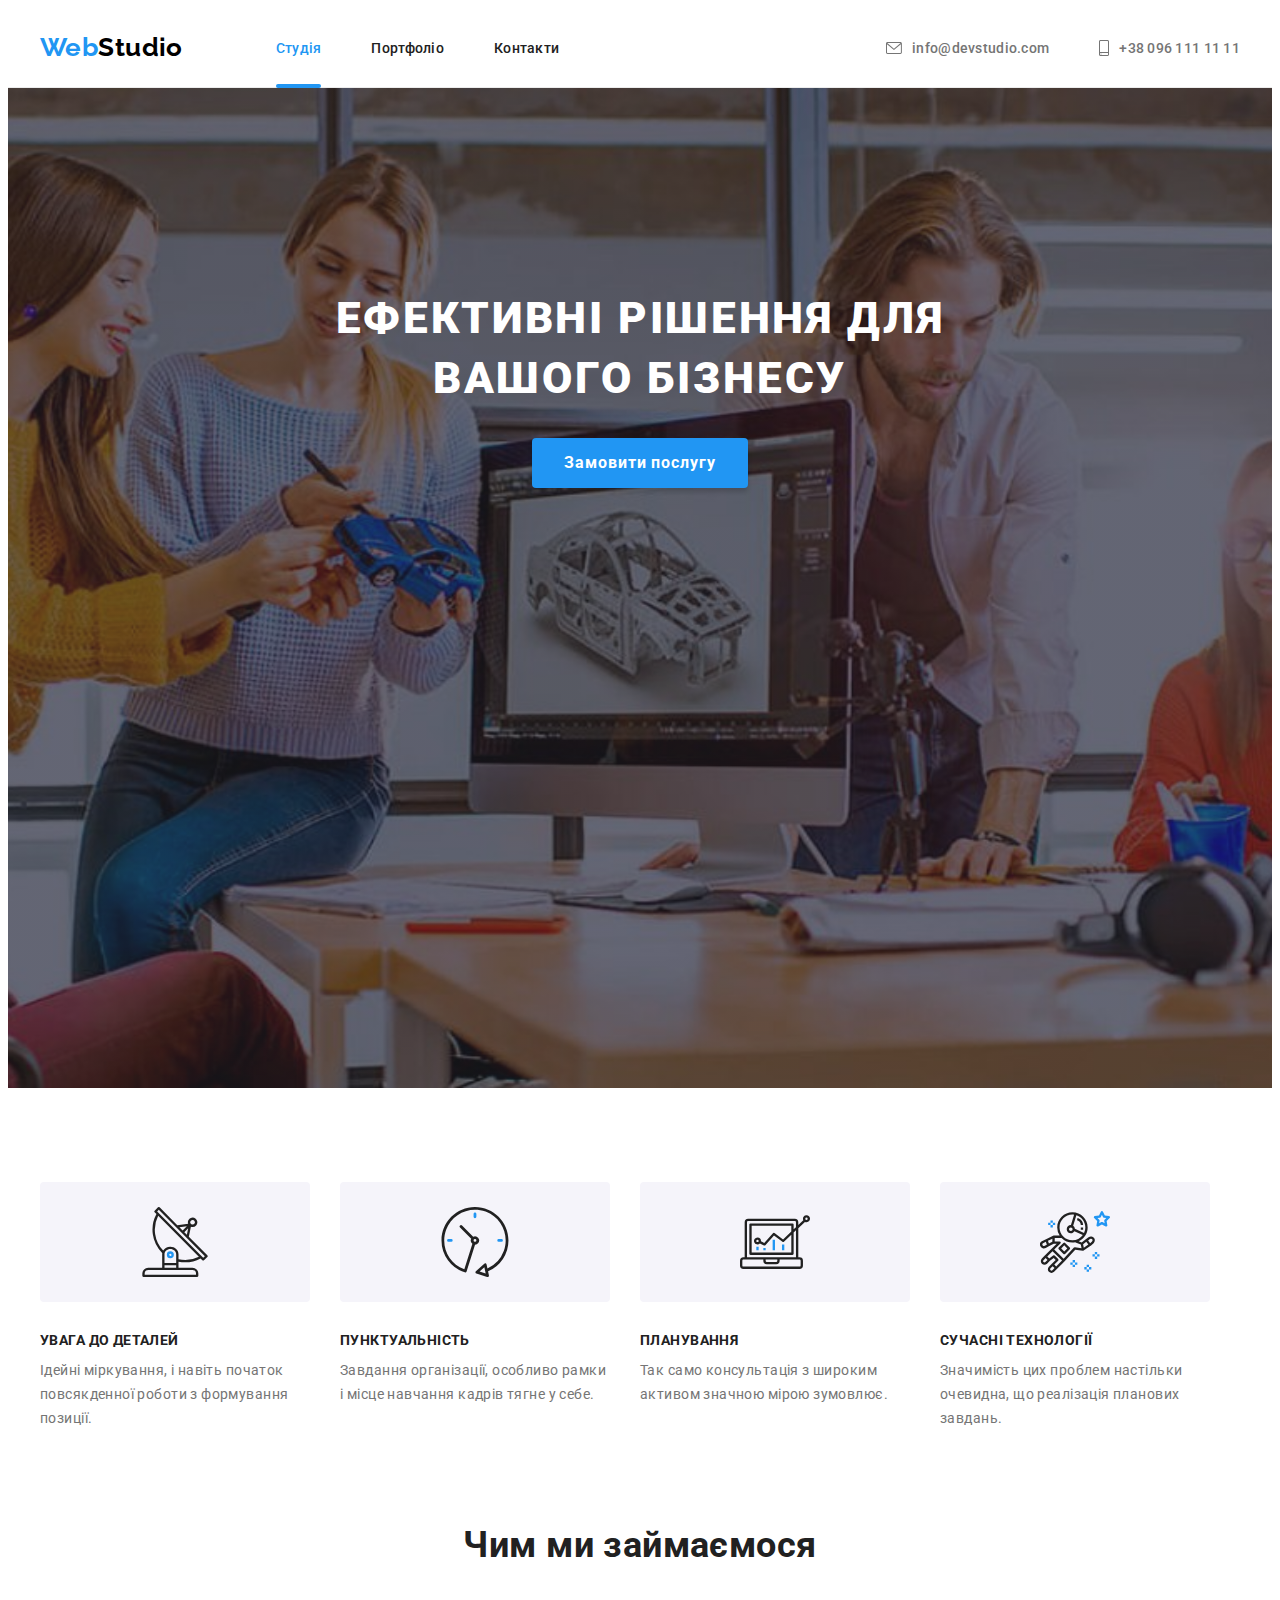
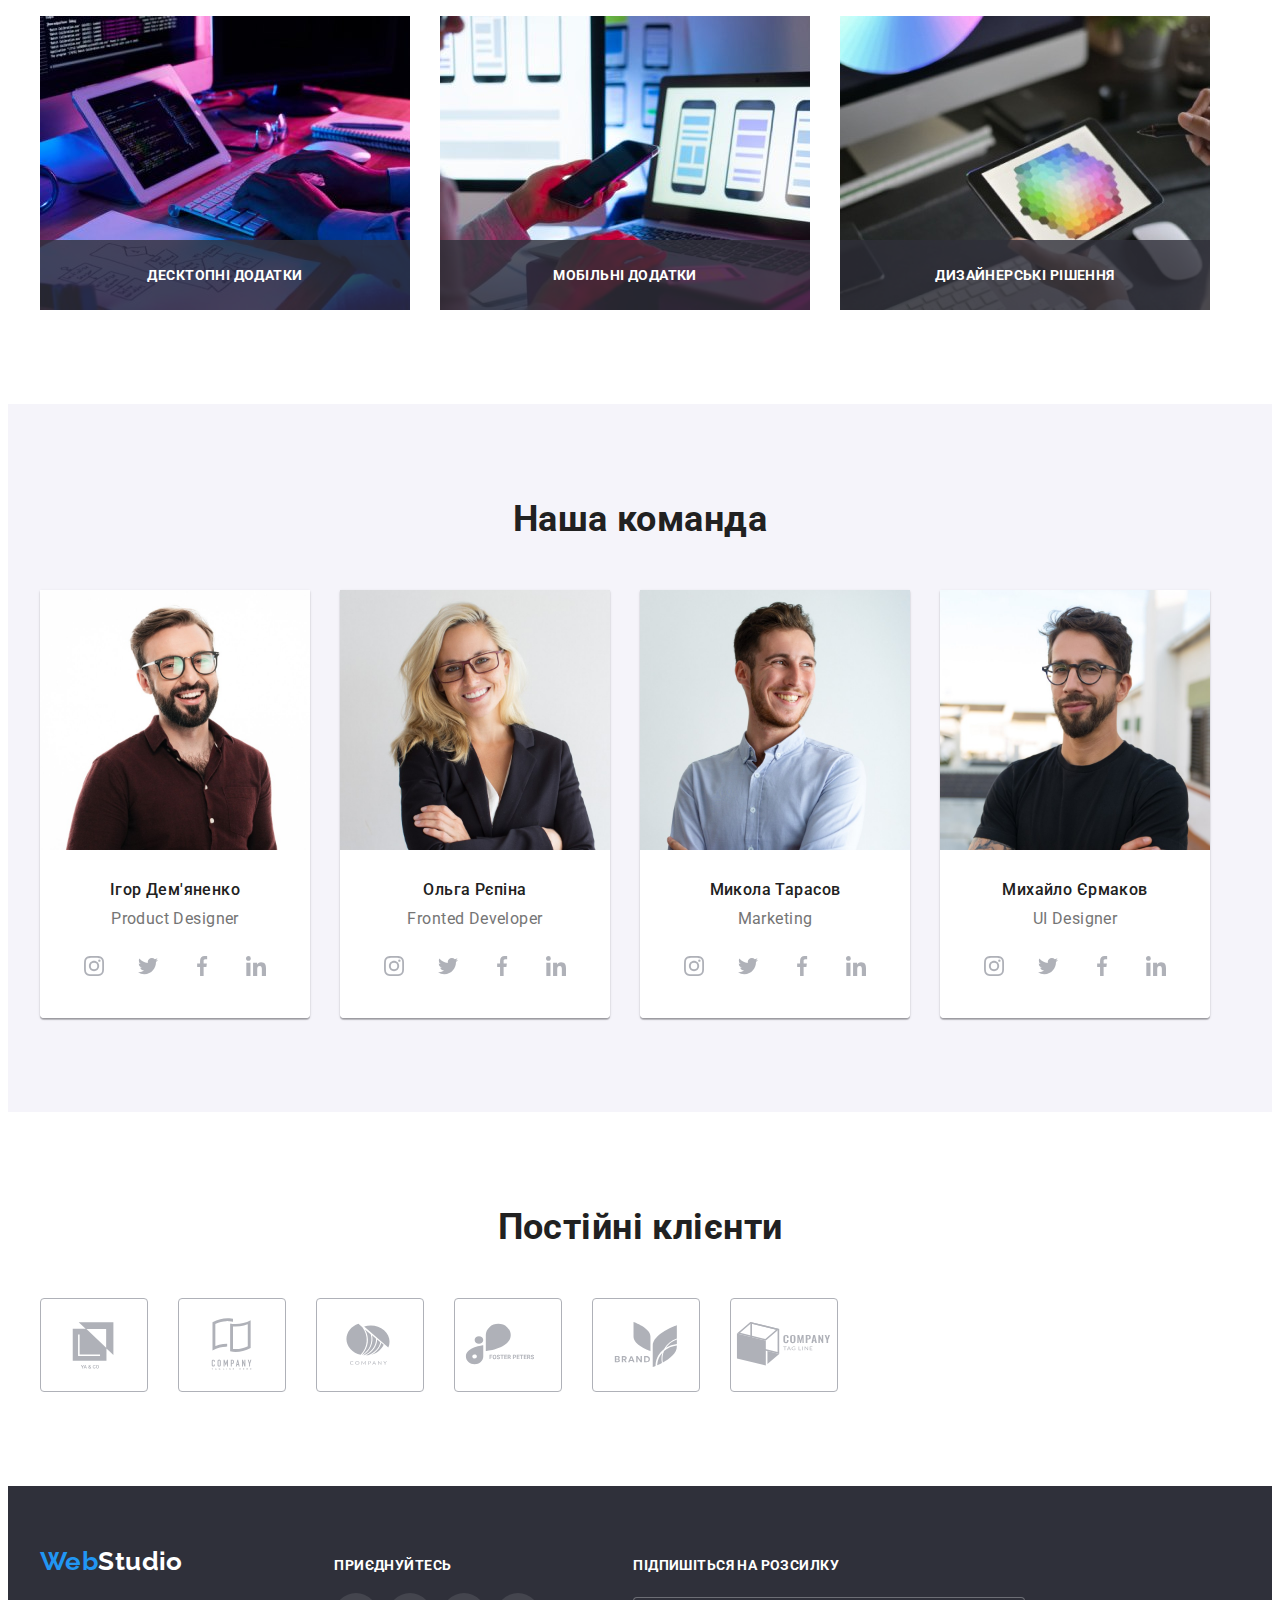
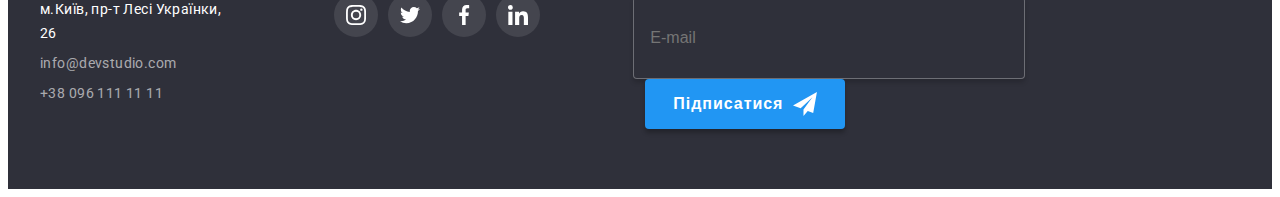
<file: index.html>
<!DOCTYPE html>
<html lang="uk">
  <head>
    <meta charset="UTF-8" />
    <meta http-equiv="X-UA-Compatible" content="IE=edge" />
    <meta name="viewport" content="width=device-width, initial-scale=1.0" />
    <title>Студія</title>
    <!--Fonts-->
    <link rel="preconnect" href="https://fonts.googleapis.com" />
    <link rel="preconnect" href="https://fonts.gstatic.com" crossorigin />
    <link
      href="https://fonts.googleapis.com/css2?family=Raleway:wght@700&family=Roboto:wght@400;500;700;900&display=swap"
      rel="stylesheet"
    />
    <!-- Нормализатор-->
    <link
      rel="stylesheet"
      href="https://cdnjs.cloudflare.com/ajax/libs/modern-normalize/1.1.0/modern-normalize.min.css"
      integrity="sha512-wpPYUAdjBVSE4KJnH1VR1HeZfpl1ub8YT/NKx4PuQ5NmX2tKuGu6U/JRp5y+Y8XG2tV+wKQpNHVUX03MfMFn9Q=="
      crossorigin="anonymous"
      referrerpolicy="no-referrer"
    />
    <!--Styles-->
    <link rel="stylesheet" href="./css/styles.css" />
  </head>
  <body class="page">
    <!--Header-->
    <header class="header">
      <div class="container header-container">
        <a href="./index.html" class="logo-link"><span class="accent">Web</span>Studio</a>
        <nav>
          <ul class="nav-list">
            <li class="nav-item">
              <a href="./index.html" class="menu-link link current">Cтудія</a>
            </li>
            <li class="nav-item">
              <a href="./portfolio.html" class="menu-link link">Портфоліо</a>
            </li>
            <li class="nav-item"><a href="" class="menu-link link">Контакти</a></li>
          </ul>
        </nav>
        <ul class="header-contacts">
          <li class="header-item">
            <a class="header-link" href="mailto:info@devstudio.com">
              <svg class="header-svg" width="16" height="12">
                <use href="./images/icons.svg#mail"></use>
              </svg>
              info@devstudio.com
            </a>
          </li>
          <li class="header-item">
            <a class="header-link" href="tel:+380961111111"
              ><svg class="header-svg" width="10" height="16">
                <use href="./images/icons.svg#smartphone"></use>
              </svg>
              +38 096 111 11 11
            </a>
          </li>
        </ul>
      </div>
    </header>
    <main>
      <!--Hero-->
      <section class="hero">
        <div class="container hero-container">
          <h1 class="hero-title">Ефективні рішення для вашого бізнесу</h1>
          <button type="button" class="hero-btn" data-modal-open>Замовити послугу</button>
          <div class="hero-backdrop is-hidden" data-modal>
            <div class="hero-modal">
              <button class="btn-close" type="button" data-modal-close>
                <svg class="modal-close" width="11" height="11">
                  <use href="./images/icons.svg#vector"></use>
                </svg>
              </button>
              <p class="modal-title">Залиште свої дані, ми вам передзвонимо</p>
              <form class="modal-form">
                <div class="modal-field">
                  <label for="user-name" class="input-label"> <span>Ім'я</span></label>
                  <div class="input-wrap">
                    <input
                      type="text"
                      name="user-name"
                      class="modal-input"
                      id="user-name"
                      required
                    />
                    <svg class="modal-input-icon" width="18" height="18">
                      <use href="./images/icons.svg#person"></use>
                    </svg>
                  </div>
                </div>
                <div class="modal-field">
                  <label for="user-tel" class="input-label">
                    <span>Телефон</span>
                  </label>
                  <div class="input-wrap">
                    <input type="text" name="user-tel" class="modal-input" id="user-tel" required />
                    <svg class="modal-input-icon" width="18" height="18">
                      <use href="./images/icons.svg#phone"></use>
                    </svg>
                  </div>
                </div>
                <div class="modal-field">
                  <label for="user-email" class="input-label"> <span>Пошта</span></label>
                  <div class="input-wrap">
                    <input type="text" name="user-email" class="modal-input" id="user-email" />
                    <svg class="modal-input-icon" width="18" height="18">
                      <use href="./images/icons.svg#email"></use>
                    </svg>
                  </div>
                </div>
                <div class="field-comment">
                  <label for="user-comment" class="input-label">
                    <span>Коментар</span>
                  </label>
                  <textarea
                    name="user-comment"
                    class="modal-comment"
                    id="user-comment"
                    placeholder="Введіть текст"
                  ></textarea>
                </div>
                <div class="modal-agree">
                  <input
                    type="checkbox"
                    name="privacy"
                    id="privacy"
                    class="input-check visually-hidden"
                  />
                  <label class="check-text" for="privacy">
                    <span
                      ><svg class="icon-check" width="16" height="15">
                        <use href="./images/icons.svg#check"></use>
                      </svg>
                    </span>
                    Погоджуюся з розсилкою та приймаю
                    <a href=" " class="link-agree">Умови договору</a></label
                  >
                </div>
                <button type="submit" class="btn-modal">Відправити</button>
              </form>
            </div>
          </div>
        </div>
      </section>
      <!--Особливості-->
      <section class="feature section">
        <div class="container feature-container">
          <h2 class="visually-hidden" lang="en">Feature</h2>
          <ul class="feature-list">
            <li class="feature-item">
              <div class="feature-group">
                <svg class="feature-icon">
                  <use href="./images/icons.svg#antenna"></use>
                </svg>
              </div>
              <h3 class="feature-title">Увага до деталей</h3>
              <p class="feature-text">
                Ідейні міркування, і навіть початок повсякденної роботи з формування позиції.
              </p>
            </li>
            <li class="feature-item">
              <div class="feature-group">
                <svg class="feature-icon">
                  <use href="./images/icons.svg#clock"></use>
                </svg>
              </div>
              <h3 class="feature-title">Пунктуальність</h3>
              <p class="feature-text">
                Завдання організації, особливо рамки і місце навчання кадрів тягне у себе.
              </p>
            </li>
            <li class="feature-item">
              <div class="feature-group">
                <svg class="feature-icon">
                  <use href="./images/icons.svg#diagram"></use>
                </svg>
              </div>
              <h3 class="feature-title">Планування</h3>
              <p class="feature-text">
                Так само консультація з широким активом значною мірою зумовлює.
              </p>
            </li>
            <li class="feature-item">
              <div class="feature-group">
                <svg class="feature-icon">
                  <use href="./images/icons.svg#astronaut"></use>
                </svg>
              </div>
              <h3 class="feature-title">Сучасні технології</h3>
              <p class="feature-text">
                Значимість цих проблем настільки очевидна, що реалізація планових завдань.
              </p>
            </li>
          </ul>
        </div>
      </section>
      <!--Чим ми займаємося-->
      <section class="work section">
        <div class="container">
          <h2 class="work-title">Чим ми займаємося</h2>
          <ul class="work-list">
            <li class="work-item">
              <div class="label-thumb">
                <h3 class="label-title">Десктопні додатки</h3>
              </div>
              <img
                class="work-img"
                src="./images/box-1.jpg"
                alt="Набір коду на клавіатурі"
                width="370"
                height="294"
              />
            </li>
            <li class="work-item">
              <div class="label-thumb">
                <h3 class="label-title">Мобільні додатки</h3>
              </div>
              <img
                class="work-img"
                src="./images/box-2.jpg"
                alt="Тримає телефон над ноутбуком"
                width="370"
                height="294"
              />
            </li>
            <li class="work-item">
              <div class="label-thumb">
                <h3 class="label-title">Дизайнерські рішення</h3>
              </div>
              <img
                class="work-img"
                src="./images/box-3.jpg"
                alt="Спектр кольорів на планшеті"
                width="370"
                height="294"
              />
            </li>
          </ul>
        </div>
      </section>
      <!--Teams-->
      <section class="teams section">
        <div class="container">
          <h2 class="teams-title">Наша команда</h2>
          <ul class="teams-list">
            <li class="teams-item">
              <img
                class="teams-img"
                src="./images/team-1.jpg"
                alt="Чоловік з бородою у рубашці в окулярах"
                width="270"
                height="260"
              />
              <div class="teams-group">
                <h3 class="teams-subtitle">Ігор Дем'яненко</h3>
                <p class="teams-text" lang="en">Product Designer</p>
                <ul class="social-list">
                  <li class="social-item">
                    <a
                      class="social-link"
                      href="https://www.instagram.com"
                      target="_blank"
                      rel="noreferrer noopener"
                      lang="en"
                      aria-label="Instagram"
                    >
                      <svg class="social-icon">
                        <use href="./images/icons.svg#instagram"></use>
                      </svg>
                    </a>
                  </li>
                  <li class="social-item">
                    <a
                      class="social-link"
                      href="https://twitter.com"
                      target="_blank"
                      rel="noreferrer noopener"
                      lang="en"
                      aria-label="Twitter"
                    >
                      <svg class="social-icon">
                        <use href="./images/icons.svg#twitter"></use>
                      </svg>
                    </a>
                  </li>
                  <li class="social-item">
                    <a
                      class="social-link"
                      href="https://www.facebook.com/"
                      target="_blank"
                      rel="noreferrer noopener"
                      lang="en"
                      aria-label="Facebook"
                    >
                      <svg class="social-icon">
                        <use href="./images/icons.svg#facebook"></use>
                      </svg>
                    </a>
                  </li>
                  <li class="social-item">
                    <a
                      class="social-link"
                      href="https://www.linkedin.com"
                      target="_blank"
                      rel="noreferrer noopener"
                      lang="en"
                      aria-label="Lindenin"
                    >
                      <svg class="social-icon">
                        <use href="./images/icons.svg#linkedin"></use>
                      </svg>
                    </a>
                  </li>
                </ul>
              </div>
            </li>
            <li class="teams-item">
              <img
                class="teams-img"
                src="./images/team-2.jpg"
                alt="Жінка в окулярах в піджаку"
                width="270"
                height="260"
              />
              <div class="teams-group">
                <h3 class="teams-subtitle">Ольга Рєпіна</h3>
                <p class="teams-text" lang="en">Fronted Developer</p>
                <ul class="social-list">
                  <li class="social-item">
                    <a
                      class="social-link"
                      href="https://www.instagram.com"
                      target="_blank"
                      rel="noreferrer noopener"
                      lang="en"
                      aria-label="Instagram"
                    >
                      <svg class="social-icon">
                        <use href="./images/icons.svg#instagram"></use>
                      </svg>
                    </a>
                  </li>
                  <li class="social-item">
                    <a
                      class="social-link"
                      href="https://twitter.com"
                      target="_blank"
                      rel="noreferrer noopener"
                      lang="en"
                      aria-label="Twitter"
                    >
                      <svg class="social-icon">
                        <use href="./images/icons.svg#twitter"></use>
                      </svg>
                    </a>
                  </li>
                  <li class="social-item">
                    <a
                      class="social-link"
                      href="https://www.facebook.com/"
                      target="_blank"
                      rel="noreferrer noopener"
                      lang="en"
                      aria-label="Facebook"
                    >
                      <svg class="social-icon">
                        <use href="./images/icons.svg#facebook"></use>
                      </svg>
                    </a>
                  </li>
                  <li class="social-item">
                    <a
                      class="social-link"
                      href="https://www.linkedin.com"
                      target="_blank"
                      rel="noreferrer noopener"
                      lang="en"
                      aria-label="Linkendin"
                    >
                      <svg class="social-icon">
                        <use href="./images/icons.svg#linkedin"></use>
                      </svg>
                    </a>
                  </li>
                </ul>
              </div>
            </li>
            <li class="teams-item">
              <img
                class="teams-img"
                src="./images/team-3.jpg"
                alt="Чоловік у блакитній рубашці"
                width="270"
                height="260"
              />
              <div class="teams-group">
                <h3 class="teams-subtitle">Микола Тарасов</h3>
                <p class="teams-text" lang="en">Marketing</p>
                <ul class="social-list">
                  <li class="social-item">
                    <a
                      class="social-link"
                      href="https://www.instagram.com"
                      target="_blank"
                      rel="noreferrer noopener"
                      lang="en"
                      aria-label="Instagram"
                    >
                      <svg class="social-icon">
                        <use href="./images/icons.svg#instagram"></use>
                      </svg>
                    </a>
                  </li>
                  <li class="social-item">
                    <a
                      class="social-link"
                      href="https://twitter.com"
                      target="_blank"
                      rel="noreferrer noopener"
                      lang="en"
                      aria-label="Twitter"
                    >
                      <svg class="social-icon">
                        <use href="./images/icons.svg#twitter"></use>
                      </svg>
                    </a>
                  </li>
                  <li class="social-item">
                    <a
                      class="social-link"
                      href="https://www.facebook.com/"
                      target="_blank"
                      rel="noreferrer noopener"
                      lang="en"
                      aria-label="Facebook"
                    >
                      <svg class="social-icon">
                        <use href="./images/icons.svg#facebook"></use>
                      </svg>
                    </a>
                  </li>
                  <li class="social-item">
                    <a
                      class="social-link"
                      href="https://www.linkedin.com"
                      target="_blank"
                      rel="noreferrer noopener"
                      lang="en"
                      aria-label="Linkendin"
                    >
                      <svg class="social-icon">
                        <use href="./images/icons.svg#linkedin"></use>
                      </svg>
                    </a>
                  </li>
                </ul>
              </div>
            </li>
            <li class="teams-item">
              <img
                class="teams-img"
                src="./images/team-4.jpg"
                alt="Чоловік з бородою у чорній футболці в окулярах"
                width="270"
                height="260"
              />
              <div class="teams-group">
                <h3 class="teams-subtitle">Михайло Єрмаков</h3>
                <p class="teams-text" lang="en">UI Designer</p>
                <ul class="social-list">
                  <li class="social-item">
                    <a
                      class="social-link"
                      href="https://www.instagram.com"
                      target="_blank"
                      rel="noreferrer noopener"
                      lang="en"
                      aria-label="Instagram"
                    >
                      <svg class="social-icon">
                        <use href="./images/icons.svg#instagram"></use>
                      </svg>
                    </a>
                  </li>
                  <li class="social-item">
                    <a
                      class="social-link"
                      href="https://twitter.com"
                      target="_blank"
                      rel="noreferrer noopener"
                      lang="en"
                      aria-label="Twitter"
                    >
                      <svg class="social-icon">
                        <use href="./images/icons.svg#twitter"></use>
                      </svg>
                    </a>
                  </li>
                  <li class="social-item">
                    <a
                      class="social-link"
                      href="https://www.facebook.com/"
                      target="_blank"
                      rel="noreferrer noopener"
                      lang="en"
                      aria-label="Facebook"
                    >
                      <svg class="social-icon">
                        <use href="./images/icons.svg#facebook"></use>
                      </svg>
                    </a>
                  </li>
                  <li class="social-item">
                    <a
                      class="social-link"
                      href="https://www.linkedin.com"
                      target="_blank"
                      rel="noreferrer noopener"
                      lang="en"
                      aria-label="Linkendin"
                    >
                      <svg class="social-icon">
                        <use href="./images/icons.svg#linkedin"></use>
                      </svg>
                    </a>
                  </li>
                </ul>
              </div>
            </li>
          </ul>
        </div>
      </section>
      <!--Clients-->
      <section class="section">
        <div class="container">
          <h2 class="clients-title">Постійні клієнти</h2>
          <ul class="clients-list">
            <li class="clients-item">
              <a class="clients-link" href="" aria-label="Кліент 1">
                <svg class="clients-icon">
                  <use href="./images/icons.svg#client-1"></use>
                </svg>
              </a>
            </li>
            <li class="clients-item">
              <a class="clients-link" href="" aria-label="Кліент 2">
                <svg class="clients-icon">
                  <use href="./images/icons.svg#client-2"></use>
                </svg>
              </a>
            </li>
            <li class="clients-item">
              <a class="clients-link" href="" aria-label="Кліент 3">
                <svg class="clients-icon">
                  <use class="" href="./images/icons.svg#client-3"></use>
                </svg>
              </a>
            </li>
            <li class="clients-item">
              <a class="clients-link" href="" aria-label="Кліент 4">
                <svg class="clients-icon">
                  <use href="./images/icons.svg#client-4"></use>
                </svg>
              </a>
            </li>
            <li class="clients-item">
              <a class="clients-link" href="" aria-label="Кліент 5">
                <svg class="clients-icon">
                  <use href="./images/icons.svg#client-5"></use>
                </svg>
              </a>
            </li>
            <li class="clients-item">
              <a class="clients-link" href="" aria-label="Кліент 6">
                <svg class="clients-icon">
                  <use href="./images/icons.svg#client-6"></use>
                </svg>
              </a>
            </li>
          </ul>
        </div>
      </section>
      <!--Footer-->
      <footer class="footer footer-section">
        <div class="container footer-container">
          <div class="footer-group">
            <a class="logo-footer" href="./index.html"> <span class="accent">Web</span>Studio</a>
            <address class="contacts">
              <ul class="contacts-list">
                <li class="contacts-item">
                  <a
                    class="link-address"
                    href="https://goo.gl/maps/irSUavrNs4gXYDeR6"
                    target="_blank"
                    rel="noreferrer noopener"
                    >м.Київ, пр-т Лесі Українки, 26</a
                  >
                </li>
                <li class="contacts-item">
                  <a class="contacts-link" href="mailto:info@devstudio.com">info@devstudio.com</a>
                </li>
                <li class="contacts-item">
                  <a class="contacts-link" href="tel:+380961111111">+38 096 111 11 11</a>
                </li>
              </ul>
            </address>
          </div>
          <div class="public-group">
            <h2 class="public-title">Приєднуйтесь</h2>
            <ul class="public-list">
              <li class="public-item">
                <a
                  class="public-link"
                  href="https://www.instagram.com"
                  target="_blank"
                  rel="noreferrer noopener"
                  lang="en"
                  aria-label="Instagram"
                >
                  <svg class="public-icon">
                    <use href="./images/icons.svg#instagram"></use>
                  </svg>
                </a>
              </li>
              <li class="public-item">
                <a
                  class="public-link"
                  href=""
                  target="_blank"
                  rel="noreferrer noopener"
                  lang="en"
                  aria-label="Twitter"
                >
                  <svg class="public-icon">
                    <use href="./images/icons.svg#twitter"></use>
                  </svg>
                </a>
              </li>
              <li class="public-item">
                <a
                  class="public-link"
                  href="https://www.facebook.com/"
                  target="_blank"
                  rel="noreferrer noopener"
                  lang="en"
                  aria-label="Facebook"
                >
                  <svg class="public-icon">
                    <use href="./images/icons.svg#facebook"></use>
                  </svg>
                </a>
              </li>
              <li class="public-item">
                <a
                  class="public-link"
                  href="https://www.linkedin.com"
                  target="_blank"
                  rel="noreferrer noopener"
                  lang="en"
                  aria-label="Linkendin"
                >
                  <svg class="public-icon">
                    <use href="./images/icons.svg#linkedin"></use>
                  </svg>
                </a>
              </li>
            </ul>
          </div>
          <div class="subscribe-box">
            <p class="subscribe-title">Підпишіться на розсилку</p>
            <form class="send-form">
              <input
                type="text"
                name="subscribe-email"
                class="subscribe-input"
                id="subscribe-user"
                placeholder="E-mail"
              />
              <button type="submit" class="btn-subscribe">
                Підписатися
                <svg class="icon-send" width="24" height="24">
                  <use href="./images/icons.svg#icon-send"></use>
                </svg>
              </button>
            </form>
          </div>
        </div>
      </footer>
    </main>
    <script src="./js/modal.js"></script>
  </body>
</html>
</file>
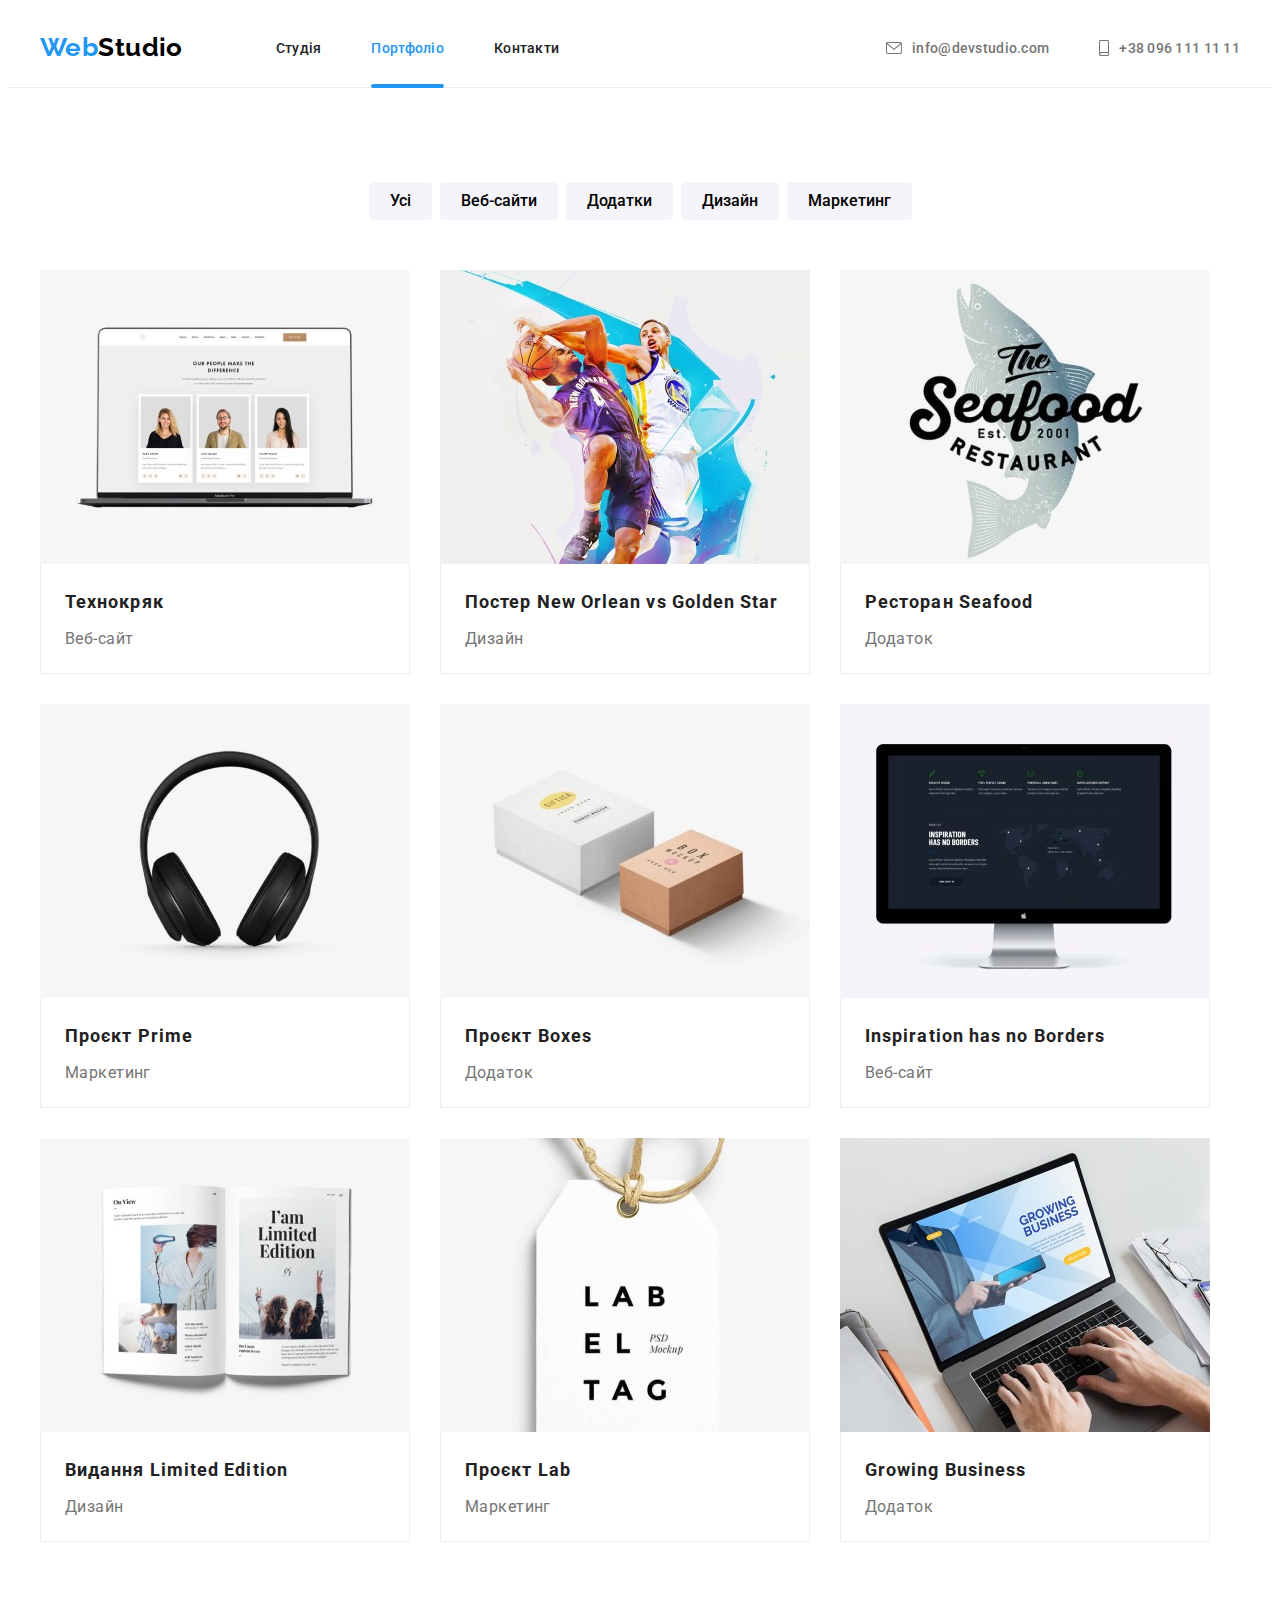
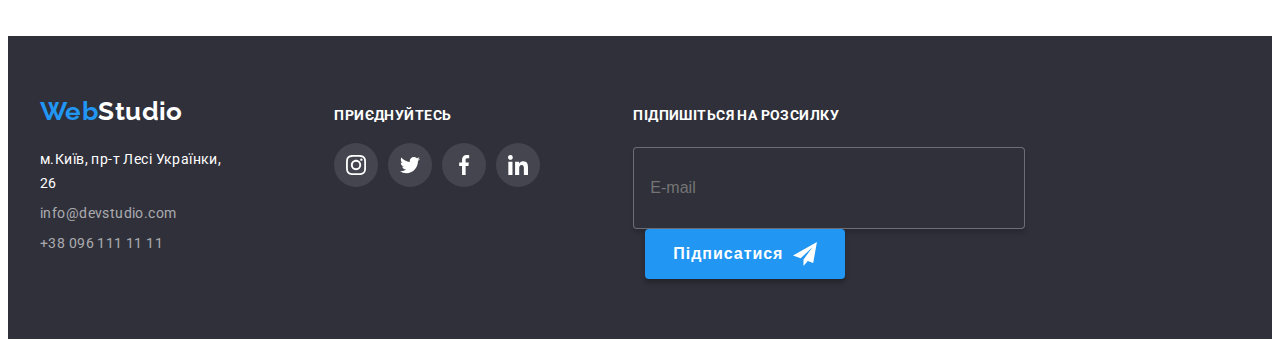
<file: portfolio.html>
<!DOCTYPE html>
<html lang="uk">
  <head>
    <meta charset="UTF-8" />
    <meta http-equiv="X-UA-Compatible" content="IE=edge" />
    <meta name="viewport" content="width=device-width, initial-scale=1.0" />
    <title>Портфоліо</title>
    <!--Fonts-->
    <link rel="preconnect" href="https://fonts.googleapis.com" />
    <link rel="preconnect" href="https://fonts.gstatic.com" crossorigin />
    <link
      href="https://fonts.googleapis.com/css2?family=Raleway:wght@700&family=Roboto:wght@400;500;700;900&display=swap"
      rel="stylesheet"
    />
    <!-- Нормализатор-->
    <link
      rel="stylesheet"
      href="https://cdnjs.cloudflare.com/ajax/libs/modern-normalize/1.1.0/modern-normalize.min.css"
      integrity="sha512-wpPYUAdjBVSE4KJnH1VR1HeZfpl1ub8YT/NKx4PuQ5NmX2tKuGu6U/JRp5y+Y8XG2tV+wKQpNHVUX03MfMFn9Q=="
      crossorigin="anonymous"
      referrerpolicy="no-referrer"
    />
    <!--Styles-->
    <link rel="stylesheet" href="./css/styles.css" />
  </head>
  <body class="page">
    <!--Header-->
    <header class="header">
      <div class="container header-container">
        <a href="./index.html" class="logo-link"> <span class="accent">Web</span>Studio</a>
        <nav class="main-nav">
          <ul class="nav-list">
            <li class="nav-item"><a href="./index.html" class="link">Cтудія</a></li>
            <li class="nav-item"><a href="./portfolio.html" class="link current">Портфоліо</a></li>
            <li class="nav-item"><a href="" class="link">Контакти</a></li>
          </ul>
        </nav>
        <ul class="header-contacts">
          <li class="header-item">
            <a class="header-link" href="mailto:info@devstudio.com">
              <svg class="header-svg" width="16" height="12">
                <use href="./images/icons.svg#mail"></use>
              </svg>
              info@devstudio.com
            </a>
          </li>
          <li class="header-item">
            <a class="header-link" href="tel:+380961111111"
              ><svg class="header-svg" width="10" height="16">
                <use href="./images/icons.svg#smartphone"></use>
              </svg>
              +38 096 111 11 11
            </a>
          </li>
        </ul>
      </div>
    </header>
    <main>
      <section class="portfolio section">
        <div class="container portfolio-container">
          <h1 class="portfolio-title visually-hidden">Портфоліо</h1>
          <!--Фільтри-->
          <ul class="filter-list">
            <li class="filter-item"><button class="btn" type="button">Усі</button></li>
            <li class="filter-item"><button class="btn" type="button">Веб-сайти</button></li>
            <li class="filter-item"><button class="btn" type="button">Додатки</button></li>
            <li class="filter-item"><button class="btn" type="button">Дизайн</button></li>
            <li class="filter-item"><button class="btn" type="button">Маркетинг</button></li>
          </ul>
          <!--Портфоліо-->
          <ul class="portfolio-list">
            <li class="portfolio-item">
              <a class="portfolio-link" href="">
                <div class="portfolio-thumb">
                  <img
                    class="portfolio-img"
                    src="./images/project-1.jpg"
                    alt="Картки з фотографіями людей на ноутбуці"
                    width="370"
                    height="294"
                  />
                  <div class="portfolio-overlay">
                    <p class="portfolio-description">
                      Ресурс пропонує комплексні пропозиції з різним рівнем функціоналу та сервісів.
                      Все це дозволить відвідувачу отримати вичерпні відомості про компанію чи
                      приватну особу.
                    </p>
                  </div>
                </div>
                <div class="portfolio-group">
                  <h2 class="portfolio-title">Технокряк</h2>
                  <p class="portfolio-text">Веб-сайт</p>
                </div></a
              >
            </li>
            <li class="portfolio-item">
              <a class="portfolio-link" href="">
                <div class="portfolio-thumb">
                  <img
                    class="portfolio-img"
                    src="./images/project-2.jpg"
                    alt="Два гравця у баскетбол з м'ячем"
                    width="370"
                    height="294"
                  />
                  <div class="portfolio-overlay">
                    <p class="portfolio-description">
                      Ресурс пропонує комплексні пропозиції з різним рівнем функціоналу та сервісів.
                      Все це дозволить відвідувачу отримати вичерпні відомості про компанію чи
                      приватну особу.
                    </p>
                  </div>
                </div>
                <div class="portfolio-group">
                  <h2 class="portfolio-title">Постер New Orlean vs Golden Star</h2>
                  <p class="portfolio-text">Дизайн</p>
                </div></a
              >
            </li>
            <li class="portfolio-item">
              <a class="portfolio-link" href="">
                <div class="portfolio-thumb">
                  <img
                    class="portfolio-img"
                    src="./images/project-3.jpg"
                    alt="Риба і назва ресторану"
                    width="370"
                    height="294"
                  />
                  <div class="portfolio-overlay">
                    <p class="portfolio-description">
                      Ресурс пропонує комплексні пропозиції з різним рівнем функціоналу та сервісів.
                      Все це дозволить відвідувачу отримати вичерпні відомості про компанію чи
                      приватну особу.
                    </p>
                  </div>
                </div>
                <div class="portfolio-group">
                  <h2 class="portfolio-title">Ресторан Seafood</h2>
                  <p class="portfolio-text">Додаток</p>
                </div></a
              >
            </li>
            <li class="portfolio-item">
              <a class="portfolio-link" href="">
                <div class="portfolio-thumb">
                  <img
                    class="portfolio-img"
                    src="./images/project-4.jpg"
                    alt="Навушники"
                    width="370"
                    height="294"
                  />
                  <div class="portfolio-overlay">
                    <p class="portfolio-description">
                      Ресурс пропонує комплексні пропозиції з різним рівнем функціоналу та сервісів.
                      Все це дозволить відвідувачу отримати вичерпні відомості про компанію чи
                      приватну особу.
                    </p>
                  </div>
                </div>

                <div class="portfolio-group">
                  <h2 class="portfolio-title">Проєкт Prime</h2>
                  <p class="portfolio-text">Маркетинг</p>
                </div></a
              >
            </li>
            <li class="portfolio-item">
              <a class="portfolio-link" href="">
                <div class="portfolio-thumb">
                  <img
                    class="portfolio-img"
                    src="./images/project-5.jpg"
                    alt="Дві коробки"
                    width="370"
                    height="294"
                  />
                  <div class="portfolio-overlay">
                    <p class="portfolio-description">
                      Ресурс пропонує комплексні пропозиції з різним рівнем функціоналу та сервісів.
                      Все це дозволить відвідувачу отримати вичерпні відомості про компанію чи
                      приватну особу.
                    </p>
                  </div>
                </div>
                <div class="portfolio-group">
                  <h2 class="portfolio-title">Проєкт Boxes</h2>
                  <p class="portfolio-text">Додаток</p>
                </div></a
              >
            </li>
            <li class="portfolio-item">
              <a class="portfolio-link" href="">
                <div class="portfolio-thumb">
                  <img
                    class="portfolio-img"
                    src="./images/project-6.jpg"
                    alt="Сторінка веб-сайту на моніторі"
                    width="370"
                    height="294"
                  />
                  <div class="portfolio-overlay">
                    <p class="portfolio-description">
                      Ресурс пропонує комплексні пропозиції з різним рівнем функціоналу та сервісів.
                      Все це дозволить відвідувачу отримати вичерпні відомості про компанію чи
                      приватну особу.
                    </p>
                  </div>
                </div>
                <div class="portfolio-group">
                  <h2 class="portfolio-title" lang="en">Inspiration has no Borders</h2>
                  <p class="portfolio-text">Веб-сайт</p>
                </div></a
              >
            </li>
            <li class="portfolio-item">
              <a class="portfolio-link" href="">
                <div class="portfolio-thumb">
                  <img
                    class="portfolio-img"
                    src="./images/project-7.jpg"
                    alt="Відкриті сторінки журналу"
                    width="370"
                    height="294"
                  />
                  <div class="portfolio-overlay">
                    <p class="portfolio-description">
                      Ресурс пропонує комплексні пропозиції з різним рівнем функціоналу та сервісів.
                      Все це дозволить відвідувачу отримати вичерпні відомості про компанію чи
                      приватну особу.
                    </p>
                  </div>
                </div>
                <div class="portfolio-group">
                  <h2 class="portfolio-title">Видання Limited Edition</h2>
                  <p class="portfolio-text">Дизайн</p>
                </div>
              </a>
            </li>
            <li class="portfolio-item">
              <a class="portfolio-link" href="">
                <div class="portfolio-thumb">
                  <img
                    class="portfolio-img"
                    src="./images/project-8.jpg"
                    alt="Бірка з написом"
                    width="370"
                    height="294"
                  />
                  <div class="portfolio-overlay">
                    <p class="portfolio-description">
                      Ресурс пропонує комплексні пропозиції з різним рівнем функціоналу та сервісів.
                      Все це дозволить відвідувачу отримати вичерпні відомості про компанію чи
                      приватну особу.
                    </p>
                  </div>
                </div>
                <div class="portfolio-group">
                  <h2 class="portfolio-title">Проєкт <span>Lab</span></h2>
                  <p class="portfolio-text">Маркетинг</p>
                </div>
              </a>
            </li>
            <li class="portfolio-item">
              <a class="portfolio-link" href="">
                <div class="portfolio-thumb">
                  <img
                    class="portfolio-img"
                    src="./images/project-9.jpg"
                    alt="Скроллінг сайту на ноутбуці"
                    width="370"
                    height="294"
                  />
                  <div class="portfolio-overlay">
                    <p class="portfolio-description">
                      Ресурс пропонує комплексні пропозиції з різним рівнем функціоналу та сервісів.
                      Все це дозволить відвідувачу отримати вичерпні відомості про компанію чи
                      приватну особу.
                    </p>
                  </div>
                </div>
                <div class="portfolio-group">
                  <h2 class="portfolio-title" lang="en">Growing Business</h2>
                  <p class="portfolio-text">Додаток</p>
                </div>
              </a>
            </li>
          </ul>
        </div>
      </section>
      <!--Footer-->
      <footer class="footer footer-section">
        <div class="container footer-container">
          <div class="footer-group">
            <a class="logo-footer" href="./index.html"> <span class="accent">Web</span>Studio</a>
            <address class="contacts">
              <ul class="contacts-list">
                <li class="contacts-item">
                  <a
                    class="link-address"
                    href="https://goo.gl/maps/irSUavrNs4gXYDeR6"
                    target="_blank"
                    rel="noreferrer noopener"
                    >м.Київ, пр-т Лесі Українки, 26</a
                  >
                </li>
                <li class="contacts-item">
                  <a class="contacts-link" href="mailto:info@devstudio.com">info@devstudio.com</a>
                </li>
                <li class="contacts-item">
                  <a class="contacts-link" href="tel:+380961111111">+38 096 111 11 11</a>
                </li>
              </ul>
            </address>
          </div>
          <div class="public-group">
            <h2 class="public-title">Приєднуйтесь</h2>
            <ul class="public-list">
              <li class="public-item">
                <a
                  class="public-link"
                  href="https://www.instagram.com"
                  target="_blank"
                  rel="noreferrer noopener"
                  lang="en"
                  aria-label="Instagram"
                >
                  <svg class="public-icon">
                    <use href="./images/icons.svg#instagram"></use>
                  </svg>
                </a>
              </li>
              <li class="public-item">
                <a
                  class="public-link"
                  href=""
                  target="_blank"
                  rel="noreferrer noopener"
                  lang="en"
                  aria-label="Twitter"
                >
                  <svg class="public-icon">
                    <use href="./images/icons.svg#twitter"></use>
                  </svg>
                </a>
              </li>
              <li class="public-item">
                <a
                  class="public-link"
                  href="https://www.facebook.com/"
                  target="_blank"
                  rel="noreferrer noopener"
                  lang="en"
                  aria-label="Facebook"
                >
                  <svg class="public-icon">
                    <use href="./images/icons.svg#facebook"></use>
                  </svg>
                </a>
              </li>
              <li class="public-item">
                <a
                  class="public-link"
                  href="https://www.linkedin.com"
                  target="_blank"
                  rel="noreferrer noopener"
                  lang="en"
                  aria-label="Linkendin"
                >
                  <svg class="public-icon">
                    <use href="./images/icons.svg#linkedin"></use>
                  </svg>
                </a>
              </li>
            </ul>
          </div>
          <div class="subscribe-box">
            <p class="subscribe-title">Підпишіться на розсилку</p>
            <form class="send-form">
              <input
                type="text"
                name="subscribe-email"
                class="subscribe-input"
                id="subscribe-user"
                placeholder="E-mail"
              />
              <button type="submit" class="btn-subscribe">
                Підписатися
                <svg class="icon-send" width="24" height="24">
                  <use href="./images/icons.svg#icon-send"></use>
                </svg>
              </button>
            </form>
          </div>
        </div>
      </footer>
    </main>
    <script src="./js/modal.js"></script>
  </body>
</html>
</file>
<file: css/styles.css>
:root {
  /*Font*/
  --main-font: 'Roboto', sans-serif;
  --secondary-font: 'Raleway', sans-serif;
  /*Text colors*/
  --main-txt-cl: #212121;
  --secondary-txt-cl: #757575;
  --white-title-cl: #ffffff;
  /*Logo colors*/
  --first-logo-cl: #2196f3;
  --dark-logo-cl: #000000;
  --light-logo-cl: #ffffff;
  /*LINK colors*/
  --link-hvr-cl: #2196f3;
  --link-nav-cl: #212121;
  --contacts-hdr-cl: #757575;
  --contacts-ftr-cl-60: rgba(255, 255, 255, 0.6);
  --adress-ftr-cl: #ffffff;
  /*Background colors*/
  --accent-bg-cl: #ffffff;
  --dark-bg-cl: #2f303a;
  --light-bg-cl: #f5f4fa;
  /*Button hero*/
  --hero-btn-cl: #2196f3;
  --hero-border: 1px solid #2196f3;
  --hero-btn-txt: #ffffff;
  --btn-radius: 4px;
  --hero-btn-shadow: 0px 4px 4px rgba(0, 0, 0, 0.15);
  --hero-hv-cl: #188ce8;
  --modal-bg-hero: rgba(0, 0, 0, 0.2);
  --modal-border-radius: 4px;
  --modal-shadow: 0px 1px 3px rgba(0, 0, 0, 0.12), 0px 1px 1px rgba(0, 0, 0, 0.14),
    0px 2px 1px rgba(0, 0, 0, 0.2);
  --vector-border-modal: rgba(0, 0, 0, 0.1);
  /*Button portfolio*/
  --btn-bg-hover: #2196f3;
  --btn-text-hover: #ffffff;
  --btn-bg-cl: #f5f4fa;
  --btn-txt-cl: #212121;
  --btn-shadow-hv: 0px 3px 1px rgba(0, 0, 0, 0.1), 0px 1px 2px rgba(0, 0, 0, 0.08),
    0px 2px 2px rgba(0, 0, 0, 0.12);
  /*Teams link*/
  --teams-bg: #ffffff;
  --teams-link-title: #212121;
  --teams-border-radius: 0px 0px 4px 4px;
  --teams-border-shadow: 0px 1px 3px rgba(0, 0, 0, 0.12), 0px 1px 1px rgba(0, 0, 0, 0.14),
    0px 2px 1px rgba(0, 0, 0, 0.2);
  /*Other*/
  --portfolio-cards-border: 1px solid #eeeeee;
  --portfolio-shadow-hv: 0px 1px 1px rgba(0, 0, 0, 0.12), 0px 4px 4px rgba(0, 0, 0, 0.06),
    1px 4px 6px rgba(0, 0, 0, 0.16);
  --portfolio-box-bg: rgba(33, 150, 243, 0.9);
  --header-border: 1px solid #ececec;
  --feature-icon-bg: #f5f4fa;
  --clients-icon-cl: #afb1b8;
  --social-icon-cl: #afb1b8;
  --social-link-bg: #2196f3;
  --social-hv-icon: #ffffff;
  --public-ftr-cl: #ffffff;
  --public-ftr-bg: rgba(255, 255, 255, 0.1);
  --public-hv-bg: #2196f3;
  /*Animation*/
  --anim-fast-hv: 250ms cubic-bezier(0.4, 0, 0.2, 1);
}
.page {
  font-family: var(--main-font);
  font-size: 14px;
  line-height: calc(24 / 14);
  color: var(--main-txt-cl);
  background-color: var(--accent-bg-cl);
  letter-spacing: 0.03em;
}

h1,
h2,
h3,
p {
  margin: 0;
}

img {
  display: block;
  max-width: 100%;
  height: auto;
}
.section {
  padding-top: 94px;
  padding-bottom: 94px;
}

.container {
  width: 1200px;
  padding-left: 15px;
  padding-right: 15px;
  margin-left: auto;
  margin-right: auto;
}

/*Header*/

.header {
  border-bottom: var(--header-border);
}

.header-container {
  display: flex;
  align-items: center;
}
nav {
  margin-left: 93px;
}

.nav-list {
  display: flex;
  padding: 0;
  margin-top: 0;
  margin-bottom: 0;
}

.header-contacts {
  display: flex;
  padding: 0;
  margin-left: auto;
  margin-top: 0;
  margin-bottom: 0;
}

.logo-link {
  font-family: var(--secondary-font);
  font-weight: 700;
  font-size: 26px;
  line-height: calc(31 / 26);
  color: var(--dark-logo-cl);
  text-decoration: none;
}
.accent {
  color: var(--first-logo-cl);
}
.nav-item {
  list-style: none;
}
.header-item {
  list-style: none;
}
.link {
  display: inline-block;
  padding-top: 32px;
  padding-bottom: 31px;

  text-decoration: none;
  color: var(--link-nav-cl);
  font-weight: 500;
  line-height: calc(16 / 14);
  letter-spacing: 0.02em;
  position: relative;
  transition: color var(--anim-fast-hv);
}

.nav-item:not(:last-child) {
  margin-right: 50px;
}

.link:hover,
.link:focus {
  color: var(--link-hvr-cl);
}

.header-link {
  display: flex;
  padding-top: 32px;
  padding-bottom: 31px;

  text-decoration: none;
  color: var(--contacts-hdr-cl);
  font-weight: 500;
  line-height: calc(16 / 14);
  letter-spacing: 0.02em;
  align-items: center;
  justify-content: center;
  gap: 10px;
  transition: color var(--anim-fast-hv);
}
.header-item:not(:last-child) {
  margin-right: 50px;
}
.header-link:hover,
.header-link:focus {
  color: var(--link-hvr-cl);
}

.current {
  color: var(--link-hvr-cl);
}
.current::after {
  content: '';
  display: inline-flex;
  width: 100%;
  height: 4px;
  background-color: var(--link-hvr-cl);

  position: absolute;
  bottom: -1px;
  left: 0;
  border-radius: 2px;
  border: none;
}
.header-svg {
  fill: currentColor;
}
/*Footer*/

.footer {
  background-color: var(--dark-bg-cl);
}
.footer-section {
  padding-top: 60px;
  padding-bottom: 60px;
}
.contacts-list {
  margin-top: 0;
  margin-bottom: 0;
  padding-left: 0;
}

.contacts {
  margin-top: 20px;
}
.logo-footer {
  font-family: var(--secondary-font);
  font-weight: 700;
  font-size: 26px;
  line-height: calc(31 / 26);
  color: var(--light-logo-cl);
  text-decoration: none;
}
.contacts-item {
  list-style: none;
}
.contacts-item:not(:last-child) {
  margin-bottom: 6px;
}

.link-address {
  font-style: normal;
  text-decoration: none;
  color: var(--adress-ftr-cl);
  transition: color var(--anim-fast-hv);
}
.link-address:hover,
.link-address:focus {
  color: var(--link-hvr-cl);
}
.contacts-link {
  text-decoration: none;
  font-style: normal;
  color: var(--contacts-ftr-cl-60);
}
.contacts-link:hover,
.contacts-link:focus {
  color: var(--link-hvr-cl);
}

.public-title {
  font-size: 14px;
  line-height: calc(16 / 14);
  text-transform: uppercase;
  color: var(--public-ftr-cl);
  margin-bottom: 20px;
}
.public-list {
  display: flex;
  list-style: none;
  margin: 0;
  padding-left: 0;
}

.public-link {
  display: flex;
  width: 44px;
  height: 44px;
  border-radius: 50%;
  color: var(--public-ftr-cl);
  background-color: var(--public-ftr-bg);
  justify-content: center;
  align-items: center;
  transition: background-color var(--anim-fast-hv);
}
.public-icon {
  width: 20px;
  height: 20px;
  fill: currentColor;
}
.public-link:hover,
.public-link:focus {
  background-color: var(--public-hv-bg);
}
.public-item:not(:last-child) {
  margin-right: 10px;
}
.footer-container {
  display: flex;
  align-items: baseline;
}
.public-group {
  margin-left: 93px;
}
.subscribe-title {
  font-size: 14px;
  font-weight: 700;
  line-height: calc (16/14);
  letter-spacing: 0.03em;
  text-transform: uppercase;
  color: #ffffff;
  margin-bottom: 20px;
}

.subscribe-box {
  margin-left: 93px;
}

.subscribe-input {
  width: 358px;
  height: 50px;
  padding: 15px 16px;

  border: 1px solid rgba(255, 255, 255, 0.3);
  background-color: var(--dark-bg-cl);
  box-shadow: 0px 4px 4px 0px rgba(0, 0, 0, 0.15);
  border-radius: 4px;
  outline: none;
  color: var(--white-title-cl);
  font-size: 16px;
  line-height: calc(20 / 16);
}
.btn-subscribe {
  width: 200px;
  height: 50px;
  padding: 10px 28px;
  background-color: #2196f3;
  box-shadow: 0px 4px 4px 0px rgba(0, 0, 0, 0.25);
  border: none;
  border-radius: 4px;
  color: #fff;
  font-weight: 700;
  font-size: 16px;
  line-height: calc(30 / 16);
  letter-spacing: 0.06em;
  display: inline-flex;
  align-items: center;
  justify-content: center;
  margin-left: 12px;
  transition: background-color var(--anim-fast-hv);
}
.btn-subscribe:hover,
.btn-subscribe:focus {
  background-color: #188ce8;
  cursor: pointer;
}

.icon-send {
  margin-left: 10px;
  fill: currentColor;
}

/*HERO*/
.hero {
  background-color: var(--dark-bg-cl);
  padding-top: 200px;
  padding-bottom: 200px;
  text-align: center;

  background-image: linear-gradient(rgba(47, 48, 58, 0.4), rgba(47, 48, 58, 0.4)),
    url('../images/hero.jpg');

  max-width: 1600px;
  height: 600px;
  background-position: center;
  background-repeat: no-repeat;
  background-size: cover;
  margin: 0 auto;
}

.hero-title {
  width: 696px;
  font-weight: 900;
  font-size: 44px;
  line-height: calc(60 / 44);
  letter-spacing: 0.06em;
  text-transform: uppercase;
  color: var(--white-title-cl);
  margin: 0 auto;
}
.hero-btn {
  min-width: 216px;
  min-height: 50px;
  cursor: pointer;
  transition: background-color var(--anim-fast-hv);

  padding: 9px 31px;
  margin-top: 30px;
  border: none;
  border-radius: var(--btn-radius);
  box-shadow: var(--hero-btn-shadow);

  color: var(--hero-btn-txt);
  background-color: var(--hero-btn-cl);
  font-family: inherit;
  font-weight: 700;
  font-size: 16px;
  line-height: calc(30 / 16);
  letter-spacing: 0.06em;
}
.hero-btn:hover,
.hero-btn:focus {
  background-color: var(--hero-hv-cl);
}
/*Особливості*/
.feature-container {
  display: flex;
}

.feature-list {
  display: flex;
  margin-top: 0;
  margin-bottom: 0;
  padding-left: 0;
  gap: 30px;
}

.feature-item {
  display: flex;
  flex-direction: column;
  width: 270px;
  list-style: none;
}

.visually-hidden {
  position: absolute;
  white-space: nowrap;
  width: 1px;
  height: 1px;
  overflow: hidden;
  border: 0;
  padding: 0;
  clip: rect(0 0 0 0);
  clip-path: inset(50%);
  margin: -1px;
}
.feature-title {
  margin-bottom: 10px;

  font-weight: 700;
  line-height: calc(16 / 14);
  text-transform: uppercase;
  font-size: 14px;
}

.feature-text {
  color: var(--secondary-txt-cl);
}

.feature-group {
  display: flex;
  height: 120px;
  background-color: var(--feature-icon-bg);
  border-radius: 4px;
  justify-content: center;
  align-items: center;
  margin-bottom: 30px;
}
.feature-icon {
  width: 70px;
  height: 70px;
}
/*Чим ми займаємось*/
.work-title {
  font-weight: 700;
  font-size: 36px;
  line-height: calc(42 / 36);
  text-align: center;
}
.work-list {
  display: flex;
  margin-top: 50px;
  margin-bottom: 0;
  padding-left: 0;

  list-style: none;
}
.work-item:not(:last-child) {
  margin-right: 30px;
}
.work {
  padding-top: 0;
}
.work-item {
  position: relative;
}

.label-title {
  font-size: 14px;
  line-height: calc(16 / 14);
  text-transform: uppercase;
  color: var(--white-title-cl);
  text-align: center;
}
.label-thumb {
  position: absolute;
  bottom: 0;
  left: 0;
  width: 100%;
  height: 70px;
  background-color: rgba(47, 48, 58, 0.8);
  display: flex;
  justify-content: center;
  align-items: center;
}
/*Команда*/
.teams-group {
  background-color: var(--teams-bg);
  border-radius: var(--teams-border-radius);
  padding: 30px 32px;
}

.teams-list {
  display: flex;
  margin-top: 50px;
  margin-bottom: 0;
  padding-left: 0;
  list-style: none;
}
.teams-item {
  display: flex;
  flex-direction: column;
  width: 270px;
  border-radius: var(--teams-border-radius);
  box-shadow: var(--teams-border-shadow);
}
.teams-item:not(:last-child) {
  margin-right: 30px;
}
.teams-title {
  font-weight: 700;
  font-size: 36px;
  line-height: calc(42 / 36);
  text-align: center;
}
.teams {
  background-color: var(--light-bg-cl);
}
.teams-subtitle {
  font-weight: 500;
  font-size: 16px;
  line-height: calc(19 / 16);
  text-align: center;
}
.teams-text {
  margin-top: 10px;
  margin-bottom: 16px;
  font-size: 16px;
  line-height: calc(19 / 16);
  color: var(--secondary-txt-cl);
  text-align: center;
}
.social-list {
  display: flex;
  list-style: none;
  margin: 0;
  padding-left: 0;
}
.social-link {
  display: flex;
  width: 44px;
  height: 44px;
  border-radius: 50%;
  color: var(--social-icon-cl);
  justify-content: center;
  align-items: center;
  transition: background-color var(--anim-fast-hv), color var(--anim-fast-hv);
}
.social-link:hover,
.social-link:focus {
  background-color: var(--social-link-bg);
  color: var(--social-hv-icon);
}
.social-icon {
  width: 20px;
  height: 20px;
  fill: currentColor;
}
.social-item:not(:last-child) {
  margin-right: 10px;
}
/*Clients*/

.clients-title {
  font-size: 36px;
  line-height: calc(42 / 36);
  text-align: center;
  margin-bottom: 50px;
}

.clients-list {
  display: flex;
  list-style: none;
  margin-top: 0;
  margin-bottom: 0;
  padding-left: 0;
  gap: 30px;
}

.clients-link {
  display: flex;
  border: 1px solid #afb1b8;
  border-radius: 4px;
  height: 92px;
  justify-content: center;
  align-items: center;
  color: var(--clients-icon-cl);
  transition: color var(--anim-fast-hv), border-color var(--anim-fast-hv);
}
.clients-icon {
  width: 106px;
  height: 60px;
  fill: currentColor;
}
.clients-item {
  flex-basis: calc((100%-150px) / 6);
}
.clients-link:hover,
.clients-link:focus {
  color: var(--link-hvr-cl);
  border-color: var(--link-hvr-cl);
}
/*Портфоліо*/
.portfolio-container {
  display: flex;
  flex-direction: column;
  align-items: center;
}

.filter-list {
  display: flex;
  margin-top: 0;
  margin-bottom: 50px;
  padding-left: 0;
  flex-wrap: wrap;
  list-style: none;
}
.btn {
  border-radius: 4px;
  border: none;
  padding: 6px 21px;
  cursor: pointer;
  font-family: inherit;
  font-weight: 500;
  font-size: 16px;
  line-height: calc(26 / 16);
  background-color: var(--btn-bg-cl);
  transition: background-color var(--anim-fast-hv), color var(--anim-fast-hv),
    box-shadow var(--anim-fast-hv);
}
.filter-item:not(:last-child) {
  margin-right: 8px;
}
.btn:hover,
.btn:focus {
  background-color: var(--btn-bg-hover);
  color: var(--btn-text-hover);
  box-shadow: var(--btn-shadow-hv);
}
.portfolio-list {
  display: flex;
  list-style: none;
  flex-wrap: wrap;
  gap: 30px;
  margin-top: 0;
  margin-bottom: 0;
  padding-left: 0;
}
.portfolio-title {
  font-weight: 700;
  font-size: 18px;
  line-height: calc(36 / 18);
  letter-spacing: 0.06em;
}
.portfolio-text {
  font-size: 16px;
  line-height: calc(30 / 16);
  color: var(--secondary-txt-cl);
  margin-top: 4px;
}
.portfolio-item {
  width: 370px;
}

.portfolio-group {
  padding: 20px 24px 19px 24px;
  border-left: var(--portfolio-cards-border);
  border-right: var(--portfolio-cards-border);
  border-bottom: var(--portfolio-cards-border);
}
.portfolio-link {
  display: block;
  text-decoration: none;
  color: inherit;
  transition: box-shadow var(--anim-fast-hv);
}
.portfolio-link:hover,
.portfolio-link:focus {
  box-shadow: var(--portfolio-shadow-hv);
}
.portfolio-thumb {
  position: relative;
  overflow: hidden;
}

.portfolio-overlay {
  display: flex;
  align-items: center;
  position: absolute;
  width: 100%;
  height: 100%;
  top: 0;
  left: 0;
  transform: translateY(100%);
  transition: transform var(--anim-fast-hv);
  background-color: var(--portfolio-box-bg);
  padding-left: 24px;
  padding-right: 24px;
}

.portfolio-description {
  font-size: 18px;
  line-height: calc(28 / 14);
  color: var(--white-title-cl);
}
.portfolio-link:hover .portfolio-overlay {
  transform: translateY(0);
}
/*Modal window hero*/
.hero-backdrop {
  position: fixed;
  top: 0;
  left: 0;
  width: 100%;
  height: 100%;
  background-color: var(--modal-bg-hero);
  z-index: 1000;
  transition-duration: 250ms;
  transition-timing-function: cubic-bezier(0.4, 0, 0.2, 1);
}
.hero-modal {
  position: absolute;
  padding: 40px;
  width: 528px;
  height: 581px;
  background-color: var(--accent-bg-cl);
  top: 50%;
  left: 50%;
  transform: translate(-50%, -50%);
  border-radius: var(--modal-border-radius);
  box-shadow: var(--modal-shadow);
}
.btn-close {
  position: absolute;
  right: 8px;
  top: 8px;

  width: 30px;
  height: 30px;
  border-radius: 50%;
  border: 1px solid var(--vector-border-modal);
  background-color: var(--accent-bg-cl);

  display: flex;
  justify-content: center;
  align-items: center;
  cursor: pointer;
  transition: fill var(--anim-fast-hv);
}
.btn-close:hover,
.btn-close:focus {
  fill: #2196f3;
}
.hero-backdrop.is-hidden {
  opacity: 0;
  pointer-events: none;
  visibility: hidden;
}
.modal-title {
  text-align: center;
  font-weight: 700;
  font-size: 20px;
  line-height: calc(23 / 20);
  margin-bottom: 12px;
}
.modal-input {
  width: 100%;
  height: 40px;
  border: 1px solid rgba(33, 33, 33, 0.2);
  border-radius: 4px;
  padding: 11px 12px;
  padding-left: 42px;
  outline: transparent;
  cursor: pointer;
}
.modal-input:focus {
  border-color: #2196f3;
}
.modal-input:focus + .modal-input-icon {
  fill: #2196f3;
}
.modal-field:not(:last-child) {
  margin-bottom: 10px;
}
.modal-agree {
  margin-bottom: 30px;
}
.input-wrap {
  position: relative;
}
.modal-input-icon {
  position: absolute;
  left: 12px;
  top: 50%;
  transform: translateY(-50%);
}
.input-label {
  color: var(--secondary-txt-cl);
  font-size: 12px;
  line-height: calc(14 / 12);
  letter-spacing: 0.01em;
  text-align: left;
}

.input-label span {
  display: block;
  margin-bottom: 4px;
}
.modal-comment {
  width: 100%;
  height: 120px;
  padding: 12px 16px;
  border: 1px solid rgba(33, 33, 33, 0.2);
  border-radius: 4px;
  outline: transparent;
  resize: none;
  cursor: pointer;
  display: block;
}
.modal-comment:focus {
  border-color: #2196f3;
}
.modal-comment::placeholder {
  font-size: 12px;
  line-height: calc(14 / 12);
  letter-spacing: 0.01em;
  color: rgba(117, 117, 117, 0.5);
}
.field-comment {
  margin-bottom: 20px;
}
.btn-modal {
  width: 200px;
  height: 50px;
  align-items: center;
  text-align: center;
  background-color: #2196f3;
  color: var(--white-title-cl);
  font-weight: 700;
  font-size: 16px;
  line-height: calc(30 / 16);
  letter-spacing: 0.06em;
  box-shadow: 0px 4px 4px rgba(0, 0, 0, 0.15);
  border-radius: 4px;
  border: none;
  cursor: pointer;
  transition: background-color var(--anim-fast-hv);
}

.btn-modal:hover,
.btn-modal:focus {
  background-color: #188ce8;
}
.check-text {
  color: var(--secondary-txt-cl);
  font-size: 14px;
  line-height: calc(24 / 14);
  letter-spacing: 0.03em;
  display: flex;
  align-items: center;
  justify-content: center;
}

.check-text span {
  width: 16px;
  height: 15px;
  border: 2px solid #212121;
  border-radius: 4px;
  margin-right: 8px;
  display: flex;
  align-items: center;
  justify-content: center;
  fill: transparent;
}
.input-check:checked + .check-text span {
  background-color: #2196f3;
  border: transparent;
  fill: #fff;
}

.link-agree {
  color: #2196f3;
  font-size: 14px;
  line-height: calc(24 / 14);
  letter-spacing: 0.03em;
  margin-left: 6px;
}
</file>
